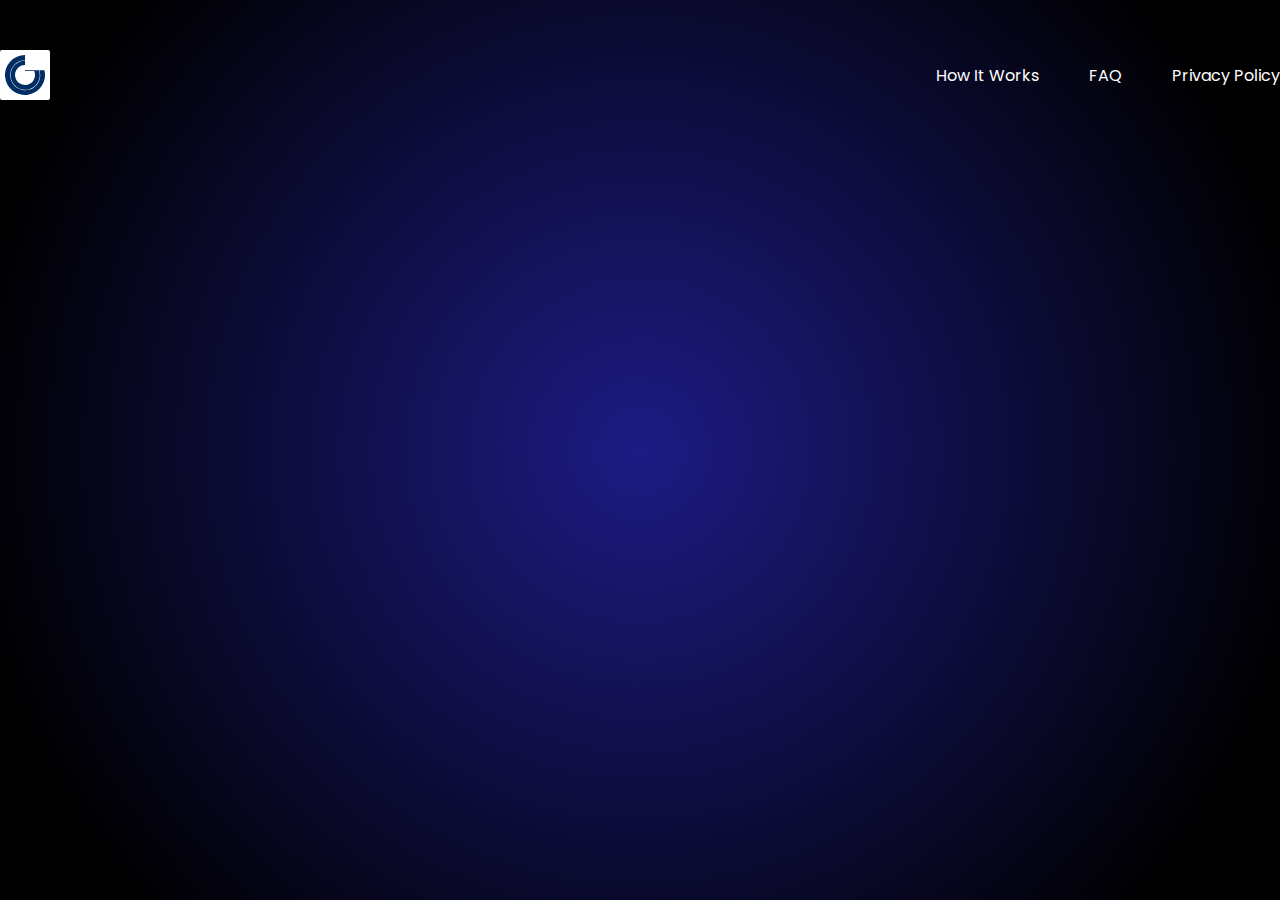
<file: challenge-2/index.html>
<!DOCTYPE html>
<html lang="en">
<head>
    <meta charset="UTF-8">
    <meta name="viewport" content="width=device-width, initial-scale=1.0">
    <link rel="preconnect" href="https://fonts.googleapis.com" />
    <link rel="preconnect" href="https://fonts.gstatic.com" crossorigin />
    <link
      href="https://fonts.googleapis.com/css2?family=Poppins:ital,wght@0,100;0,200;0,300;0,400;0,500;0,600;0,700;0,800;0,900;1,100;1,200;1,300;1,400;1,500;1,600;1,700;1,800;1,900&display=swap"
      rel="stylesheet"
    />
    <link rel="stylesheet" href="./assets/css/style.css">
    <title>Challenge-2</title>
</head>
<body>
    <nav>
        <div class="logo">
            <img src="./assets/img/logo.svg" alt="logo">
        </div>
        <div class="navmenu">
        <a href="">How It Works</a>
        <a href="">FAQ</a>
        <a href="">Privacy Policy</a>
        </div>
    </nav>
</body>
</html>
</file>
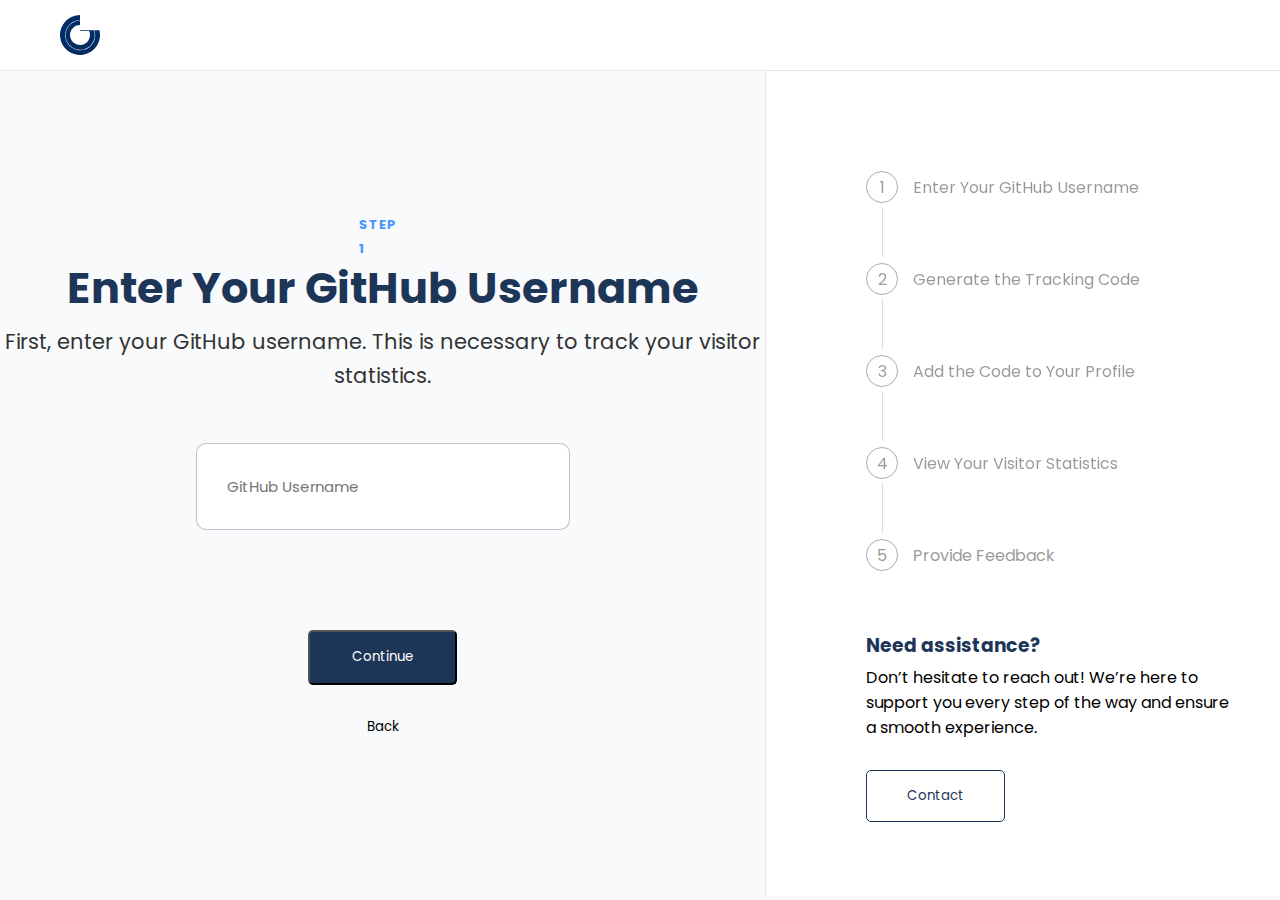
<file: challenge/index.html>
<!DOCTYPE html>
<html lang="en">
  <head>
    <meta charset="UTF-8" />
    <meta name="viewport" content="width=device-width, initial-scale=1.0" />
    <link rel="preconnect" href="https://fonts.googleapis.com" />
    <link rel="preconnect" href="https://fonts.gstatic.com" crossorigin />
    <link
      href="https://fonts.googleapis.com/css2?family=Poppins:ital,wght@0,100;0,200;0,300;0,400;0,500;0,600;0,700;0,800;0,900;1,100;1,200;1,300;1,400;1,500;1,600;1,700;1,800;1,900&display=swap"
      rel="stylesheet"
    />
    <link rel="stylesheet" href="./assets/css/style.css" />
    <title>Challenge-1</title>
  </head>
  <body>
    <header>
      <img class="logo" src="./assets/img/logo.svg" alt="logo" />
    </header>
    <div class="container">
      <aside>
        <ul>
          <li class="li1">
            <span>1</span>
            <p>Enter Your GitHub Username</p>
          </li>
          <li class="li2">
            <span>2</span>
            <p>Generate the Tracking Code</p>
          </li>
          <li class="li3">
            <span>3</span>
            <p>Add the Code to Your Profile</p>
          </li>
          <li class="li4">
            <span>4</span>
            <p>View Your Visitor Statistics</p>
          </li>
          <li class="li5">
            <span>5</span>
            <p>Provide Feedback</p>
          </li>
        </ul>
        <div class="support">
          <h3>Need assistance?</h3>
          <p>
            Don’t hesitate to reach out! We’re here to support you every step of
            the way and ensure a smooth experience.
          </p>
          <button class="contact-btn">Contact</button>
        </div>
      </aside>
      <article>
        <span class="step-1">STEP 1</span>
        <span class="enter-username">Enter Your GitHub Username</span>
        <span class="username-info-text"
          >First, enter your GitHub username. This is necessary to track your
          visitor statistics.</span
        >
        <input class="input-btn" type="text" placeholder="GitHub Username" />
        <button class="continue-btn">Continue</button>
        <button class="back-btn">Back</button>
      </article>
    </div>
  </body>
</html>
</file>
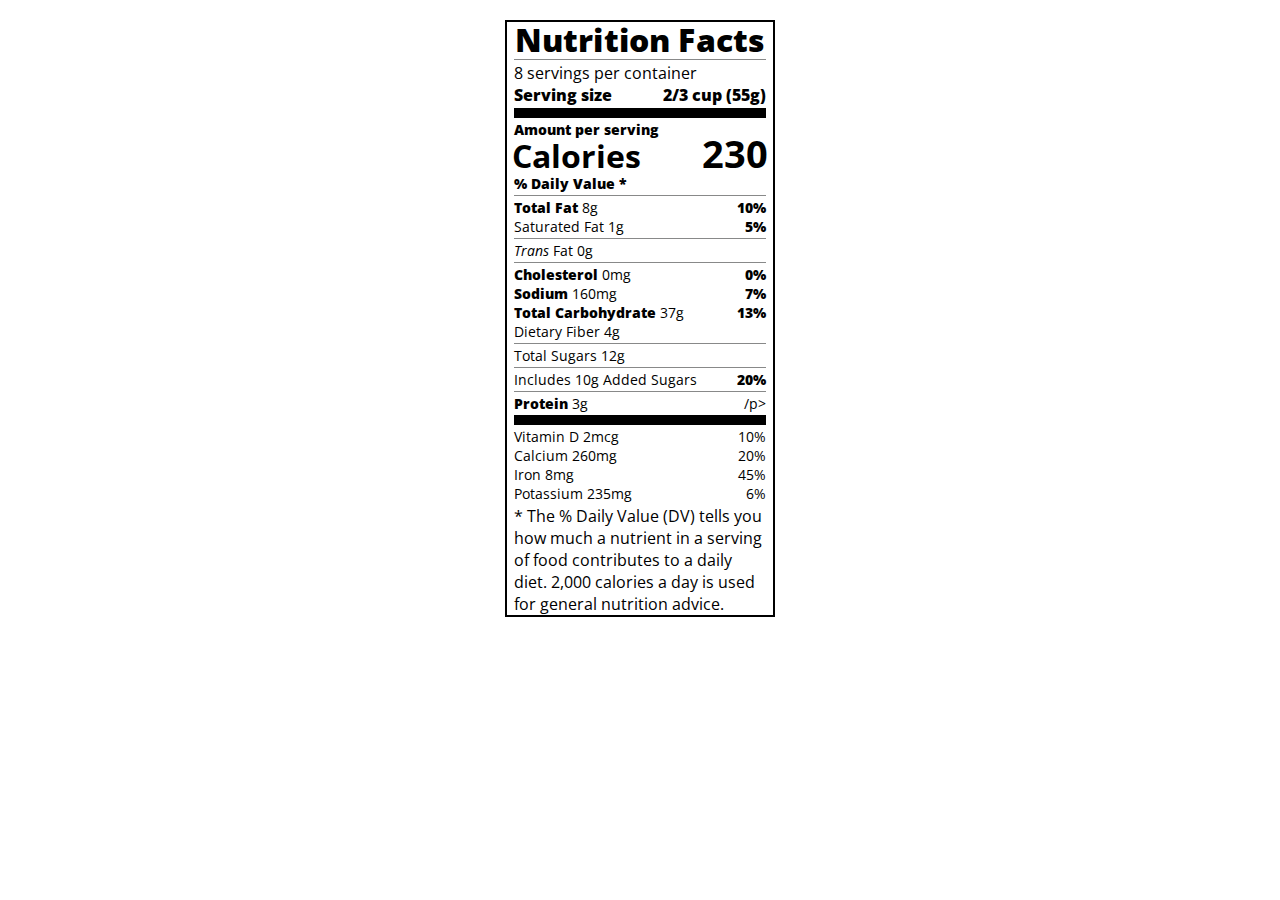
<file: typography/typography-index.html>
<!DOCTYPE html>
<html lang="en">
<head>
    <meta charset="UTF-8">
    <meta name="viewport" content="width=device-width, initial-scale=1.0">
    <title>Nutrition Label</title>
    <link rel="stylesheet" href="https://fonts.googleapis.com/css?family=Open+Sans:400,700,800">
    <link rel="stylesheet" href="styles.css">
</head>
<body>
<div class="label">
    <header>
    <h1 class="bold">Nutrition Facts</h1>
    <div class="divider"></div>
    <p>8 servings per container</p>
    <p class="bold">Serving size <span>2/3 cup (55g)</span></p>
    </header>
    <div class="divider large">
    </div>
    <div class="calories-info">
        <div class="left-container">
            <h2 class="bold small-text">Amount per serving</h2>
            <p>Calories</p>
        </div>
        <span>
            <p>230</p>
        </span>
    </div>
    <div class="divider medium"></div>
    <div class="daily-value small-text">
        <p class="no-divider bold right">% Daily Value *</p>
        <div class="divider"></div>
        <p><span><span class="bold">Total Fat</span> 8g</span><span class="bold">10%</span></p>
        <p class="no-divider indent">Saturated Fat 1g <span class="bold">5%</span></p>
        <div class="divider"></div>
        <p class="indent no-divider"><span><i>Trans</i> Fat 0g</span></p>
        <div class="divider"></div>
        <p><span><span class="bold">Cholesterol</span> 0mg</span> <span class="bold">0%</span></p>
        <p><span><span class="bold">Sodium</span> 160mg</span> <span class="bold">7%</span></p>
        <p><span><span class="bold">Total Carbohydrate</span> 37g</span> <span class="bold">13%</span></p>
        <p class="indent no-divider">Dietary Fiber 4g</p>
        <div class="divider"></div>
        <p class="indent no-divider">Total Sugars 12g</p>
        <div class="divider double-indent"></div>
        <p class=" double-indent no-divider">Includes 10g Added Sugars <span class="bold">20%</span></p>
        <div class="divider"></div>
        <p class="no-divider"><span><span class="bold">Protein</span> 3g</span>/p>
        <div class="divider large"></div>
        <p>Vitamin D 2mcg <span>10%</span></p>
        <p>Calcium 260mg <span>20%</span></p>
        <p>Iron 8mg <span>45%</span></p>
        <p class="no-divider">Potassium 235mg <span>6%</span></p>
    </div>
    <div class="divider medium"></div>
    <p class="note">* The % Daily Value (DV) tells you how much a nutrient in a serving of food contributes to a daily diet. 2,000 calories a day is used for general nutrition advice.</p>
</div>
</body>
</html>
</file>
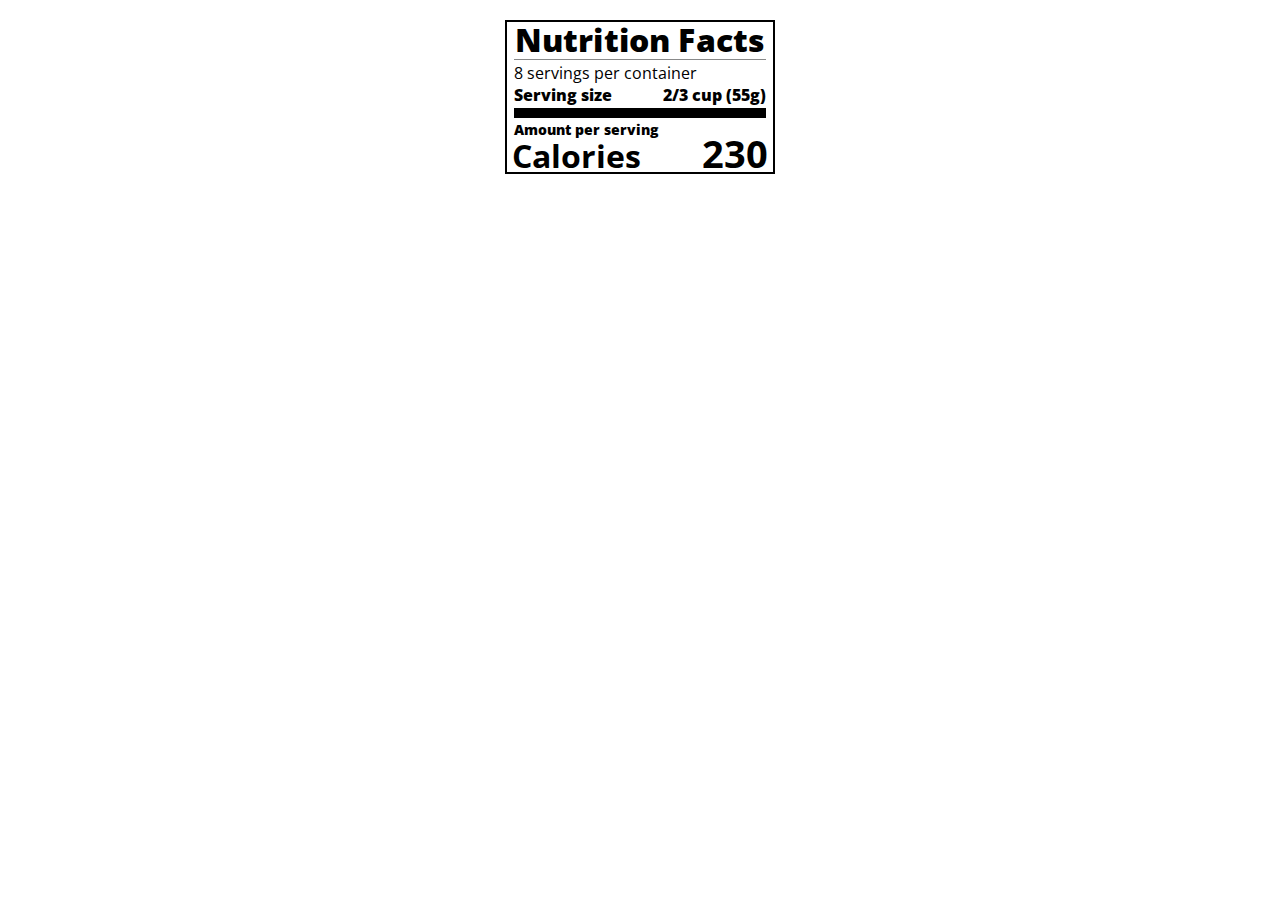
<file: typography/typography.html>
<!DOCTYPE html>
<html lang="en">
<head>
    <meta charset="UTF-8">
    <meta name="viewport" content="width=device-width, initial-scale=1.0">
    <title>Nutrition Label</title>
    <link rel="stylesheet" href="https://fonts.googleapis.com/css?family=Open+Sans:400,700,800">
    <link rel="stylesheet" href="styles.css">
</head>
<body>
<div class="label">
    <header>
    <h1 class="bold">Nutrition Facts</h1>
    <div class="divider"></div>
    <p>8 servings per container</p>
    <p class="bold">Serving size <span>2/3 cup (55g)</span></p>
    </header>
    <div class="divider large">
    </div>
    <div class="calories-info">
        <div class="left-container">
            <h2 class="bold small-text">Amount per serving</h2>
            <p>Calories</p>
        </div>
        <span>
            <p>230</p>
        </span>
    </div>
</div>
</body>
</html>
</file>
<file: challenge-2/assets/css/style.css>
* {
    margin: 0;
    padding: 0;
    font-family: "Poppins", sans-serif;
}

html, body {
    width: 100%;
    height: 100%;
}

html {
    display: flex;
    justify-content: center;
    background-image: radial-gradient(circle at 50% 50%, #1d1b84, #000 87%);
}

body {
    width: 1400px;
}

nav {
    display: flex;
    align-items: center;
    justify-content: space-between;
    margin-top: 50px;
}

.logo {
    width: 50px;
    height: 50px;
    background-color: white;
    border-radius: 2px;
    align-items: center;
    justify-content: center;
    display: flex;
}

.navmenu {
    gap: 50px;
    display: flex;
}

.navmenu > a {
    color: white;
    text-decoration: none;
}
</file>
<file: challenge/assets/css/style.css>
* {
  margin: 0;
  padding: 0;
  font-family: "Poppins", sans-serif;
}

html,
body {
  width: 100%;
  height: 100%;
}

body {
  background-color: #f9fafb;
}

header {
  display: flex;
  padding: 15px 60px;
  background-color: white;
  border-bottom: 1px solid #e6e7ec;
}

.container {
  height: calc(100vh - 75px);
}

aside {
  width: 515px;
  padding: 100px 50px 100px 100px;
  display: flex;
  justify-content: space-between;
  margin-right: 0;
  background-color: white;
  float: right;
  flex-direction: column;
  height: 100%;
  box-sizing: border-box;
  border-left: 1px solid #e6e7ec;
}

.contact-btn {
  padding: 15px 40px;
  border: 1px solid #1d3557;
  background-color: white;
  border-radius: 5px;
  color: #1d3557;
  cursor: pointer;
}
.support p {
  margin-bottom: 30px;
  margin-top: 5px;
}

.support h3 {
  color: #1d3557;
}

ul li {
  list-style-type: none;
  display: flex;
  align-items: center;
  gap: 15px;
  opacity: 0.4;
  cursor: pointer;
  transition: opacity 0.5s ease;
  margin-bottom: 60px;
}

ul li:hover {
  opacity: 1;
}

ul li span {
  position: relative;
  width: 30px;
  height: 30px;
  border: 1px solid #1d3557;
  border-radius: 50%;
  display: flex;
  align-items: center;
  justify-content: center;
}

ul li span:after {
  position: absolute;
  top: 100%;
  margin-top: 5px;
  content: "";
  width: 1px;
  height: 50px;
  background-color: #1d3457;
  opacity: 0.4;
}

ul li:last-child span {
  margin-bottom: 0;
}

ul li:last-child span:after {
  display: none;
}

/* ul:hover,
li:hover + div {
  opacity: 1;
  transition: 0.5s;
}

ul:hover,
li:hover,
span {
  opacity: 1;
  transition: 0.5s;
} */
/* 
.li2:hover, .li2:hover + div {
    opacity: 1;
}

.li3:hover, .li3:hover + div {
    opacity: 1;
}

.li4:hover, .li4:hover + div {
    opacity: 1;
}

.li5:hover {
    opacity: 1;
} */

.step-1 {
  width: 48px;
  height: 21px;
  font-family: Poppins;
  font-size: 13px;
  line-height: 1.92;
  letter-spacing: 1.3px;
  color: #4a95ff;
  margin-bottom: 15px;
  font-weight: 700;
}

.enter-username {
  width: 768px;
  height: 71px;
  font-family: Poppins;
  font-size: 43px;
  font-stretch: 2;
  line-height: 1.84;
  font-style: normal;
  color: #1d3557;
  margin-bottom: 5px;
  text-align: center;
  font-weight: 700;
}

.username-info-text {
  width: 768px;
  height: 68px;
  font-family: Poppins;
  font-size: 21px;
  line-height: 1.62;
  text-align: center;
  color: #333;
  margin-bottom: 50px;
}

.input-btn {
  width: 253px;
  height: 55px;
  padding: 15px 89px 15px 30px;
  border: solid 1px rgba(29, 53, 87, 0.3);
  background-color: #fff;
  margin-bottom: 100px;
  font-size: 15px;
  border-radius: 10px;
}

.continue-btn {
  width: 149px;
  height: 55px;
  padding: 15px 40px;
  background-color: #1d3557;
  margin-bottom: 15px;
  cursor: pointer;
  color: white;
  border-radius: 5px;
}

.back-btn {
  width: 117px;
  height: 55px;
  padding: 15px 40px;
  background-color: rgba(29, 53, 87, 0);
  border: none;
  cursor: pointer;
}

.container article {
  display: flex;
  flex-direction: column;
  justify-content: center;
  align-items: center;
  height: 100%;
}
</file>
<file: typography/styles.css>
* {
    box-sizing: border-box;
}
html{
    font-size: 16px;
}
body {
    font-family:"Open Sans",sans-serif;
}
.label {
    border: 2px solid black;
    width: 270px;
    margin: 20px auto;
    padding: 0 7px;
}
header h1 {
    font-weight: 800;
    text-align: center;
    margin: -4px 0 ;
    letter-spacing: 0.15px;
}
p{
    margin:0;
    display: flex;
    justify-content: space-between;
}
.divider{
    border-bottom: 1px solid #888989;
    margin: 2px 0;
}
.bold{
    font-weight:800;
}
.large{
    height: 10px;
}
.large, .medium {
    background-color: black;
    border: 0;
}
.small-text{
    font-size: 0.85rem;
}
.calories-info{
    display: flex;
    justify-content: space-between;
    align-items: flex-end;
}
.calories-info h2{
    margin: 0;
}
.left-container p{
    margin: -5px -2px;
    font-size: 2em;
    font-weight: 700;
}
.calories-info span{
    font-size: 2.4em;
    font-weight: 700;
    margin: -7px -2px;
}
</file>
